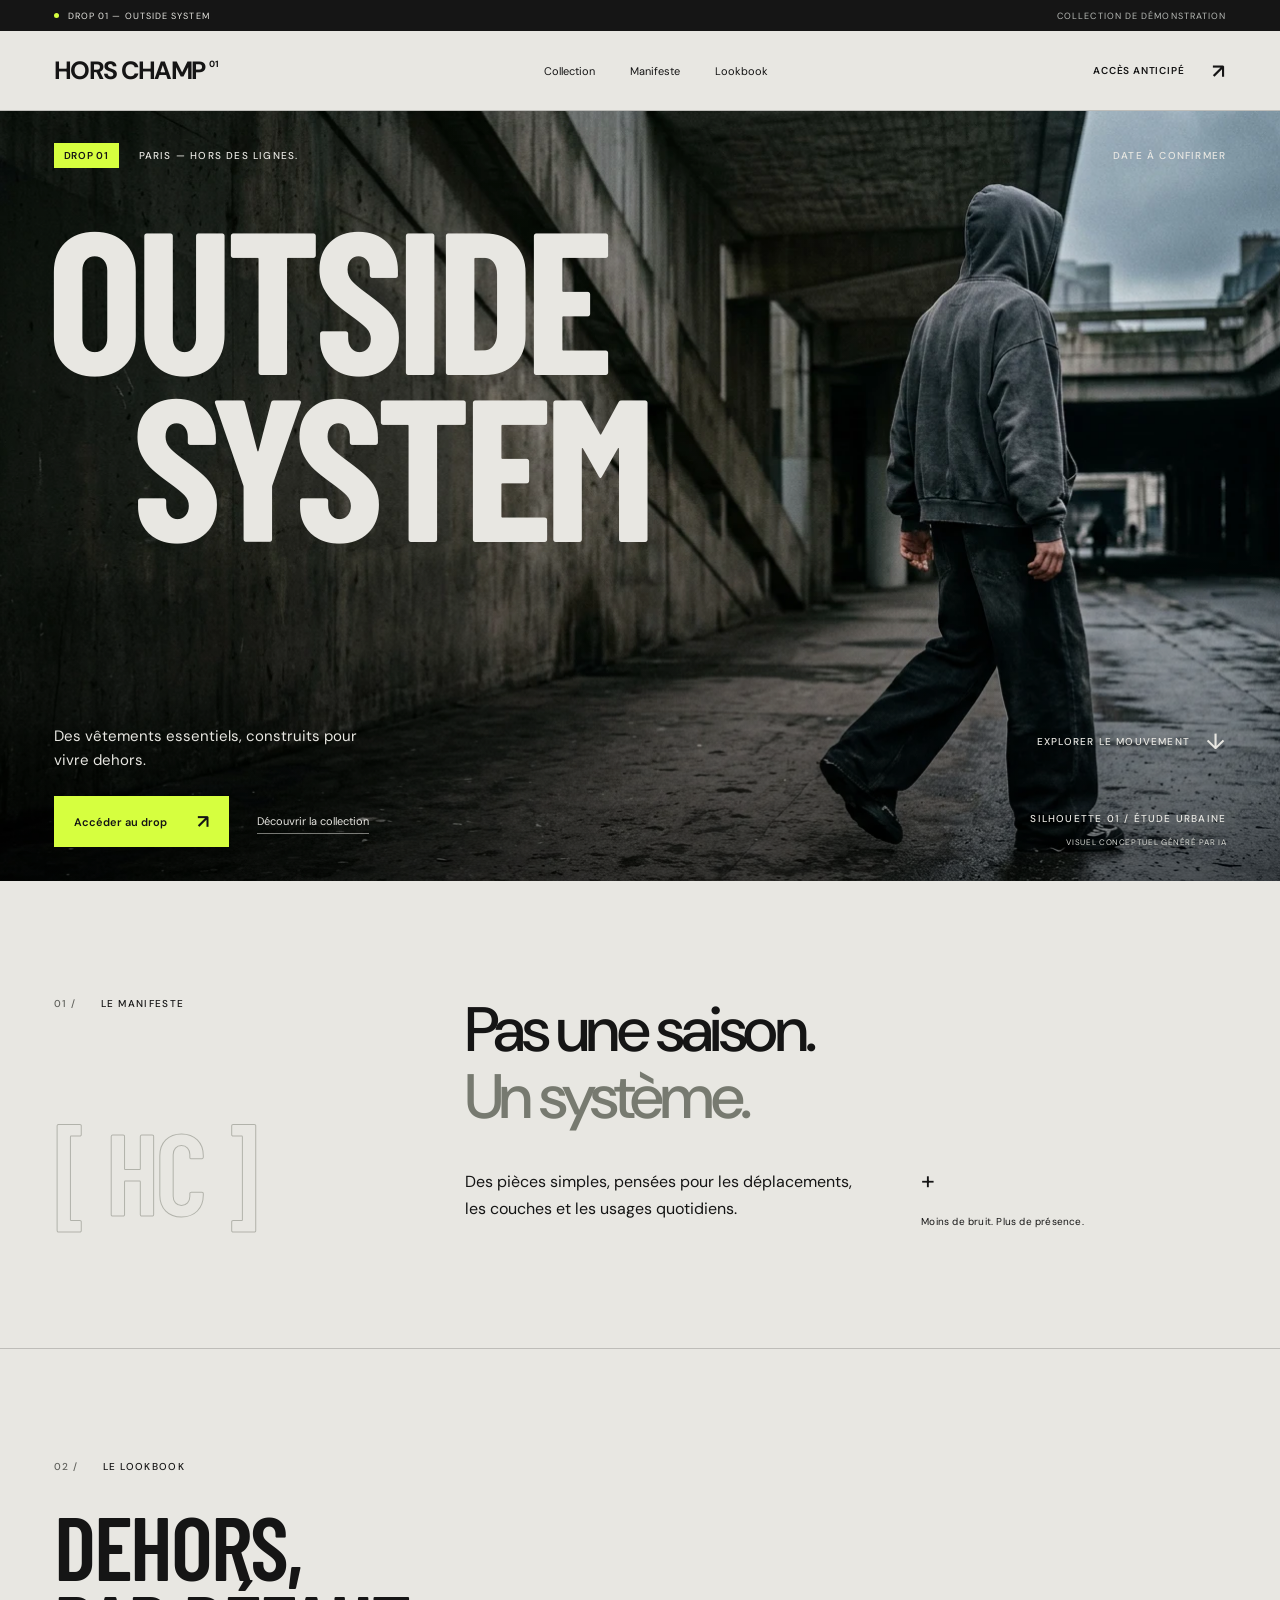
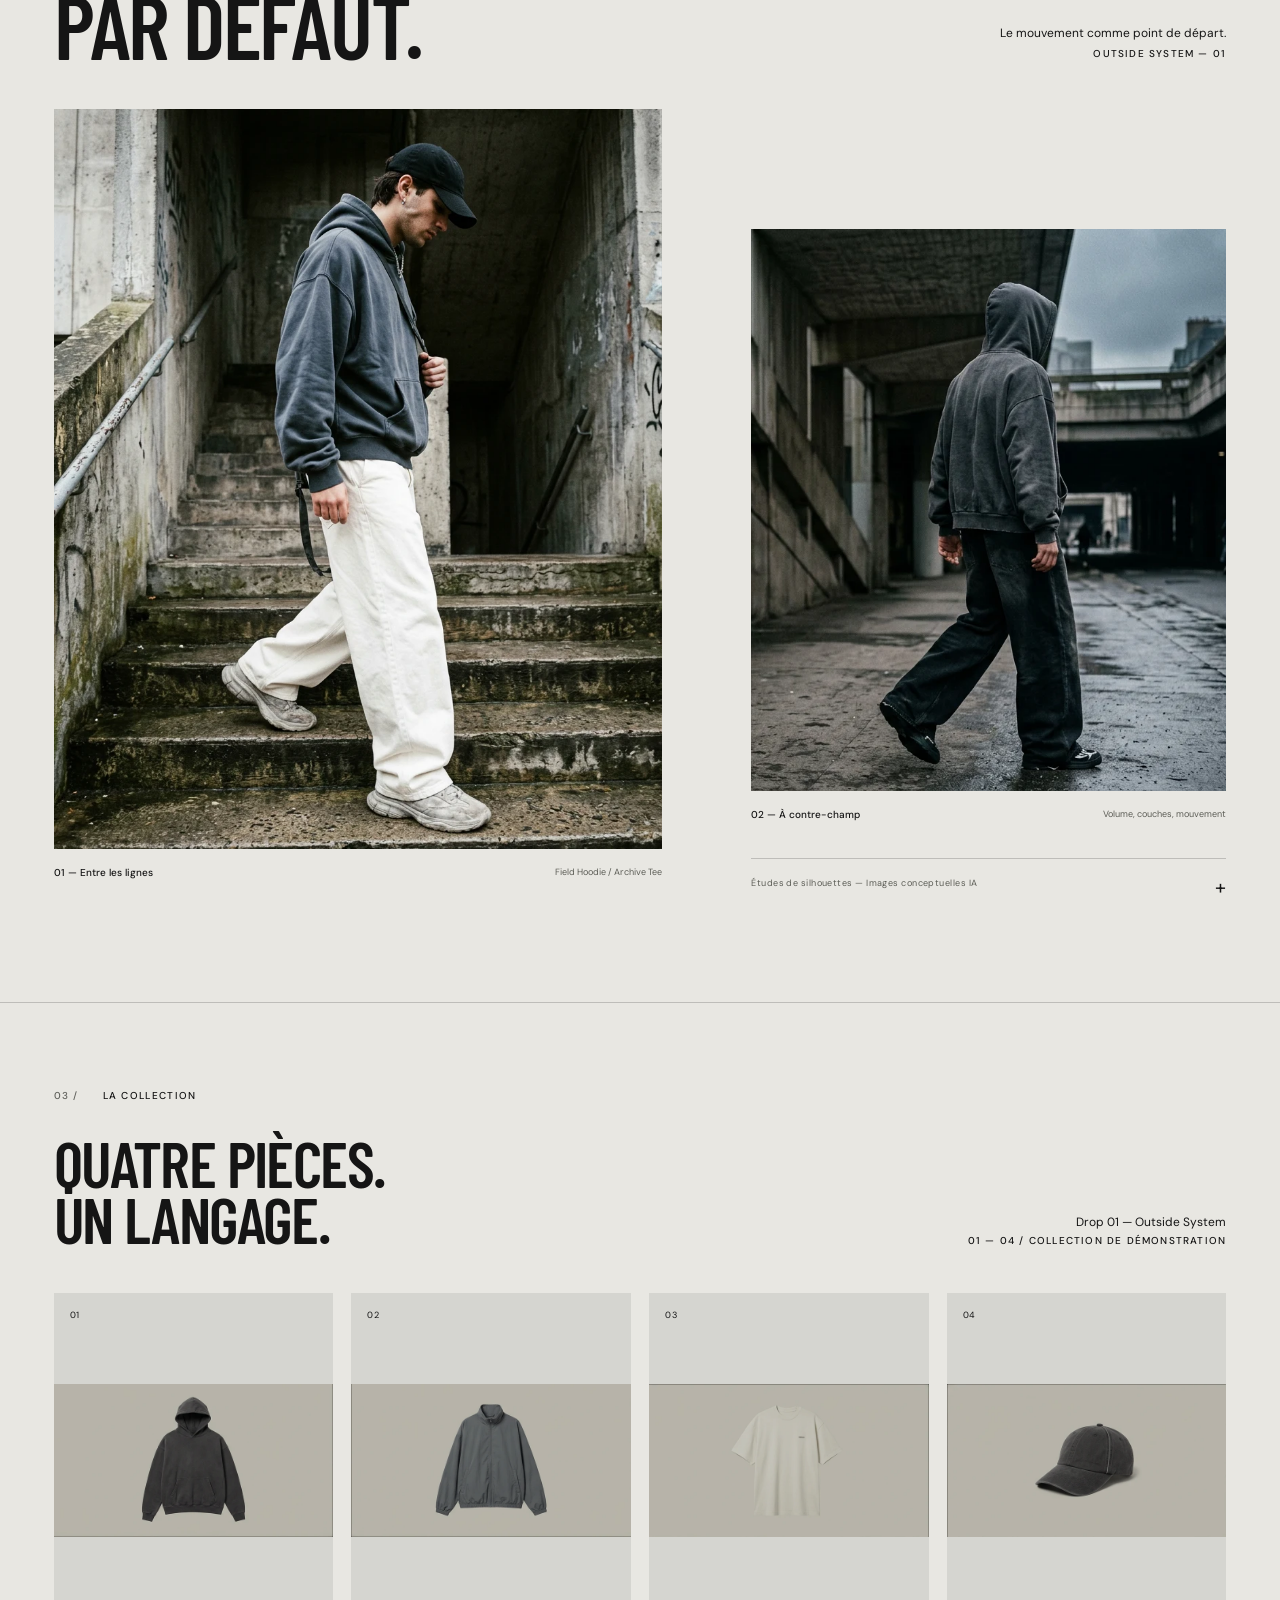
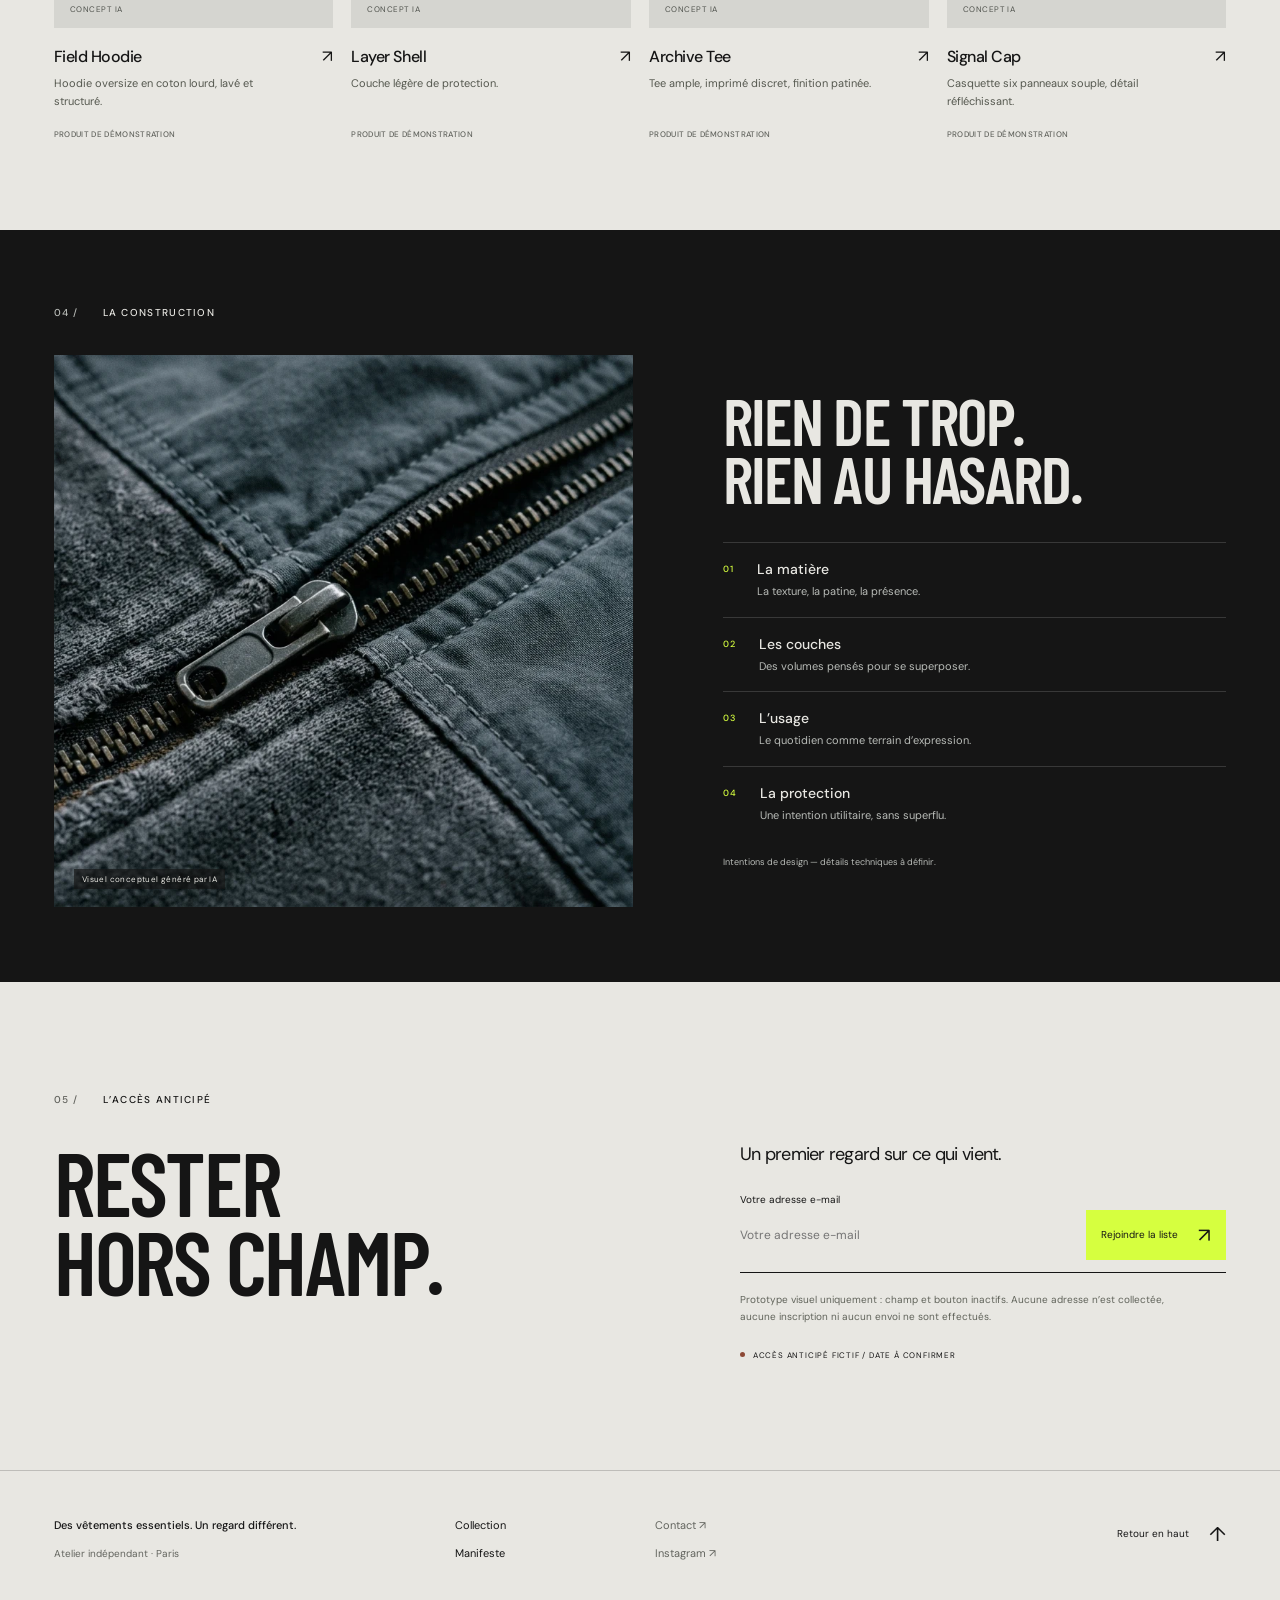
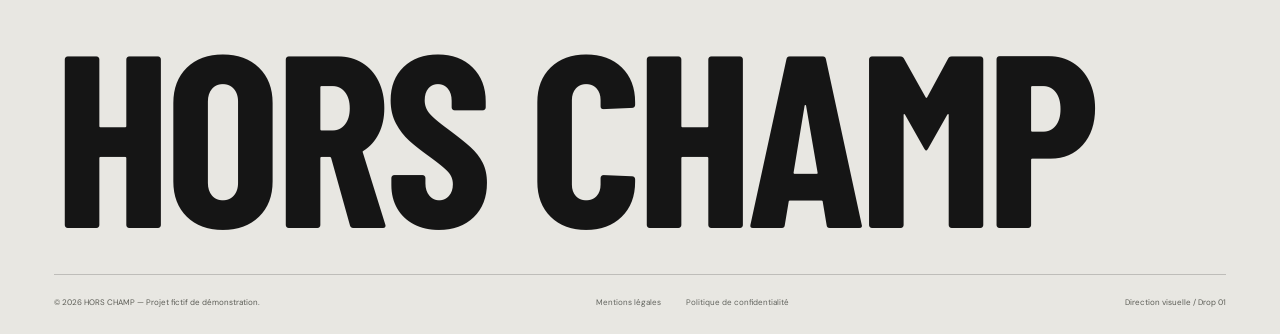
<file: index.html>
<!doctype html>
<html lang="fr">
<head><meta charset="utf-8"><meta name="viewport" content="width=device-width,initial-scale=1"><meta name="theme-color" content="#e8e7e2"><meta name="description" content="HORS CHAMP — Drop 01 Outside System. Prototype éditorial d’une marque streetwear parisienne fictive. Visuels conceptuels IA, aucune vente ni collecte."><title>HORS CHAMP — Drop 01 / Outside System</title><link rel="stylesheet" href="./style.css"><link rel="preload" as="image" href="./img/hero.webp"></head>
<body id="top"><a class="skip-link" href="#main">Aller au contenu</a>
<div class="announcement" data-section="announcement"><span class="announcement-left"><i class="signal-dot" aria-hidden="true"></i>DROP 01 — OUTSIDE SYSTEM</span><span class="muted">Collection de démonstration</span></div>
<header class="site-header" data-section="header"><a class="brand" href="#top" aria-label="HORS CHAMP — Retour en haut">HORS CHAMP<span>01</span></a><nav class="nav" id="navigation" aria-label="Navigation principale"><a href="#collection">Collection</a><a href="#manifesto">Manifeste</a><a href="#lookbook">Lookbook</a></nav><a class="header-access" href="#access">Accès anticipé<span aria-hidden="true">↗</span></a><button class="menu-button" type="button" aria-expanded="false" aria-controls="navigation" aria-label="Ouvrir le menu" data-open="Ouvrir le menu" data-close="Fermer le menu">Menu<span class="menu-lines" aria-hidden="true"></span></button></header>
<main id="main">
<section class="hero" data-section="hero" aria-labelledby="hero-title"><div class="hero-image"><img src="./img/hero.webp" alt="Silhouette conceptuelle en hoodie charbon, de dos, sous une architecture de béton parisienne." fetchpriority="high" width="1920" height="1080"></div><div class="hero-top"><div class="drop-tag"><strong>DROP 01</strong><span class="micro">Paris — Hors des lignes.</span></div><span class="micro">Date à confirmer</span></div><h1 class="hero-title" id="hero-title"><span>OUTSIDE</span><span>SYSTEM</span></h1><div class="hero-bottom"><div><p class="hero-copy">Des vêtements essentiels, construits pour vivre dehors.</p><div class="hero-actions"><a class="primary-cta" href="#access">Accéder au drop<span aria-hidden="true">↗</span></a><a class="text-cta" href="#collection">Découvrir la collection</a></div></div><div class="hero-meta"><a href="#manifesto" class="micro">Explorer le mouvement<span class="arrow-down" aria-hidden="true">↓</span></a><span class="micro">Silhouette 01 / Étude urbaine</span><span class="hero-credit">Visuel conceptuel généré par IA</span></div></div></section>
<section id="manifesto" class="section manifesto" data-section="manifesto" aria-labelledby="manifesto-title"><div class="manifesto-side"><div class="eyebrow micro"><span>01 /</span><span>Le manifeste</span></div><span class="manifesto-mark" aria-hidden="true">[ HC ]</span></div><div class="manifesto-content reveal"><h2 id="manifesto-title">Pas une saison.<br><span>Un système.</span></h2><div class="manifesto-copy"><p>Des pièces simples, pensées pour les déplacements, les couches et les usages quotidiens.</p><div class="manifesto-end"><span class="small-cross" aria-hidden="true">+</span><p>Moins de bruit. Plus de présence.</p></div></div></div></section>
<section id="lookbook" class="section lookbook" data-section="lookbook" aria-labelledby="lookbook-title"><div class="section-head"><div><div class="eyebrow micro"><span>02 /</span><span>Le lookbook</span></div><h2 class="display-title reveal" id="lookbook-title">DEHORS,<span>PAR DÉFAUT.</span></h2></div><p class="section-aside">Le mouvement comme point de départ.<br><span class="micro">OUTSIDE SYSTEM — 01</span></p></div><div class="lookbook-grid"><figure class="look-primary reveal"><div class="photo"><img src="./img/lookbook.webp" alt="Silhouette conceptuelle en hoodie sombre et pantalon ample écru dans un escalier de béton." width="1200" height="1600" loading="lazy"></div><figcaption class="figure-caption"><strong>01 — Entre les lignes</strong><span>Field Hoodie / Archive Tee</span></figcaption></figure><figure class="look-secondary reveal"><div class="photo"><img src="./img/hero.webp" alt="Silhouette conceptuelle en hoodie charbon, de dos, sous une architecture de béton parisienne." width="1920" height="1080" loading="lazy"></div><figcaption class="figure-caption"><strong>02 — À contre-champ</strong><span>Volume, couches, mouvement</span></figcaption><div class="look-note"><span>Études de silhouettes — Images conceptuelles IA</span><span class="plus" aria-hidden="true">+</span></div></figure></div></section>
<section id="collection" class="section collection" data-section="products" aria-labelledby="collection-title"><div class="section-head"><div><div class="eyebrow micro"><span>03 /</span><span>La collection</span></div><h2 class="display-title reveal" id="collection-title">QUATRE PIÈCES.<span>UN LANGAGE.</span></h2></div><div class="section-aside"><p>Drop 01 — Outside System</p><p class="micro">01 — 04 / Collection de démonstration</p></div></div><div class="products"><article class="product reveal"><div class="product-image"><span class="product-index">01</span><img src="./img/hoodie.webp" alt="Vue conceptuelle d’un hoodie oversize gris charbon délavé." loading="lazy" width="768" height="768"><span class="product-concept">CONCEPT IA</span></div><div class="product-title"><h3>Field Hoodie</h3><span aria-hidden="true">↗</span></div><p class="product-description">Hoodie oversize en coton lourd, lavé et structuré.</p><p class="micro product-status">Produit de démonstration</p></article><article class="product reveal"><div class="product-image"><span class="product-index">02</span><img src="./img/shell.webp" alt="Vue conceptuelle d’une veste légère gris ardoise zippée." loading="lazy" width="768" height="768"><span class="product-concept">CONCEPT IA</span></div><div class="product-title"><h3>Layer Shell</h3><span aria-hidden="true">↗</span></div><p class="product-description">Couche légère de protection.</p><p class="micro product-status">Produit de démonstration</p></article><article class="product reveal"><div class="product-image"><span class="product-index">03</span><img src="./img/tee.webp" alt="Vue conceptuelle d’un tee-shirt ample blanc craie au motif discret." loading="lazy" width="768" height="768"><span class="product-concept">CONCEPT IA</span></div><div class="product-title"><h3>Archive Tee</h3><span aria-hidden="true">↗</span></div><p class="product-description">Tee ample, imprimé discret, finition patinée.</p><p class="micro product-status">Produit de démonstration</p></article><article class="product reveal"><div class="product-image"><span class="product-index">04</span><img src="./img/cap.webp" alt="Vue conceptuelle d’une casquette six panneaux gris charbon." loading="lazy" width="768" height="768"><span class="product-concept">CONCEPT IA</span></div><div class="product-title"><h3>Signal Cap</h3><span aria-hidden="true">↗</span></div><p class="product-description">Casquette six panneaux souple, détail réfléchissant.</p><p class="micro product-status">Produit de démonstration</p></article></div></section>
<section id="construction" class="section construction" data-section="construction" aria-labelledby="construction-title"><div class="eyebrow micro"><span>04 /</span><span>La construction</span></div><div class="construction-grid"><figure class="construction-image reveal"><img src="./img/detail.webp" alt="Étude conceptuelle de textures sombres superposées, coutures et fermeture métallique." width="1600" height="1000" loading="lazy"><figcaption>Visuel conceptuel généré par IA</figcaption></figure><div class="construction-content reveal"><h2 class="display-title" id="construction-title">RIEN DE TROP.<span>RIEN AU HASARD.</span></h2><div class="construction-items"><div class="construction-item"><span class="micro">01</span><div><h3>La matière</h3><p>La texture, la patine, la présence.</p></div></div><div class="construction-item"><span class="micro">02</span><div><h3>Les couches</h3><p>Des volumes pensés pour se superposer.</p></div></div><div class="construction-item"><span class="micro">03</span><div><h3>L’usage</h3><p>Le quotidien comme terrain d’expression.</p></div></div><div class="construction-item"><span class="micro">04</span><div><h3>La protection</h3><p>Une intention utilitaire, sans superflu.</p></div></div></div><p class="construction-note">Intentions de design — détails techniques à définir.</p></div></div></section>
<section id="access" class="section access" data-section="access" aria-labelledby="access-title"><div><div class="eyebrow micro"><span>05 /</span><span>L’accès anticipé</span></div><h2 class="display-title reveal" id="access-title">RESTER<span>HORS CHAMP.</span></h2></div><div class="access-right reveal"><p class="access-intro">Un premier regard sur ce qui vient.</p><label class="email-label" for="email">Votre adresse e-mail</label><div class="visual-form" role="group" aria-label="Maquette non fonctionnelle de l’accès anticipé"><input id="email" type="email" readonly aria-readonly="true" aria-describedby="access-notice" placeholder="Votre adresse e-mail" autocomplete="off"><button type="button" disabled aria-describedby="access-notice">Rejoindre la liste<span aria-hidden="true">↗</span></button></div><p class="access-notice" id="access-notice">Prototype visuel uniquement : champ et bouton inactifs. Aucune adresse n’est collectée, aucune inscription ni aucun envoi ne sont effectués.</p><p class="access-status"><i class="signal-dot" aria-hidden="true"></i>Accès anticipé fictif / Date à confirmer</p></div></section>
</main>
<footer class="footer" data-section="footer"><div class="footer-top"><div class="footer-brand"><p>Des vêtements essentiels. Un regard différent.</p><p>Atelier indépendant · Paris</p></div><nav class="footer-links" aria-label="Navigation de pied de page"><a href="#collection">Collection</a><span class="unavailable" role="link" aria-disabled="true" title="Destination à définir">Contact ↗</span><a href="#manifesto">Manifeste</a><span class="unavailable" role="link" aria-disabled="true" title="Destination à définir">Instagram ↗</span></nav><div class="footer-back"><a href="#top">Retour en haut<span aria-hidden="true">↑</span></a></div></div><p class="footer-wordmark" aria-hidden="true">HORS CHAMP</p><div class="footer-bottom"><p>© 2026 HORS CHAMP — Projet fictif de démonstration.</p><div class="footer-legal"><span class="unavailable" title="Destination à définir">Mentions légales</span><span class="unavailable" title="Destination à définir">Politique de confidentialité</span></div><p>Direction visuelle / Drop 01</p></div></footer>
<script src="./script.js"></script></body></html>
</file>
<file: style.css>
@import url('https://fonts.googleapis.com/css2?family=Barlow+Condensed:wght@600;700;800&family=DM+Sans:wght@400;450;500;600;700&display=swap');
:root{--chalk:#e8e7e2;--carbon:#151515;--concrete:#898985;--steel:#b8bbb7;--signal:#d6ff3f;--rust:#8d4936;--line:rgba(21,21,21,.2);--pad:4.2vw;--display:'Barlow Condensed',Impact,sans-serif;--body:'DM Sans',Arial,sans-serif}
*{box-sizing:border-box}html{scroll-behavior:smooth;scroll-padding-top:86px}body{margin:0;background:var(--chalk);color:var(--carbon);font-family:var(--body);-webkit-font-smoothing:antialiased}a{color:inherit;text-decoration:none}button,input{font:inherit}button,a,input{-webkit-tap-highlight-color:transparent}a:focus-visible,button:focus-visible,input:focus-visible{outline:3px solid var(--rust);outline-offset:5px}::selection{background:var(--signal);color:var(--carbon)}img{display:block;width:100%;height:100%;object-fit:cover}h1,h2,h3,p,figure{margin:0}button{cursor:pointer}.micro{font-size:10px;line-height:1.5;font-weight:500;letter-spacing:.12em;text-transform:uppercase}.announcement{min-height:31px;padding:8px var(--pad);display:flex;justify-content:space-between;align-items:center;background:var(--carbon);color:var(--chalk);font-size:9px;letter-spacing:.12em;text-transform:uppercase}.announcement-left{display:flex;gap:9px;align-items:center}.signal-dot{width:5px;height:5px;background:var(--signal);display:inline-block;border-radius:50%}.announcement .muted{color:var(--steel)}.site-header{position:sticky;top:0;z-index:20;height:80px;display:flex;justify-content:space-between;align-items:center;padding:0 var(--pad);background:var(--chalk);border-bottom:1px solid var(--line)}.brand{font-weight:700;font-size:25px;letter-spacing:-1.5px;line-height:1}.brand span{display:inline-block;font-size:9px;vertical-align:top;margin:2px 0 0 4px;letter-spacing:0}.nav{display:flex;gap:35px;align-items:center;font-size:11px}.nav a{position:relative}.nav a:after{content:'';position:absolute;height:1px;bottom:-5px;left:0;width:100%;transform:scaleX(0);transform-origin:left;background:currentColor;transition:transform .25s}.nav a:hover:after{transform:scaleX(1)}.header-access{font-size:10px;font-weight:600;text-transform:uppercase;letter-spacing:.08em;display:flex;gap:28px;align-items:center}.header-access span{font-size:20px}.menu-button{display:none}.hero{position:relative;height:min(770px,calc(100svh - 111px));min-height:590px;isolation:isolate;background:#484945;color:var(--chalk);overflow:hidden}.hero-image{position:absolute;inset:0;z-index:-3}.hero-image img{object-position:65% center}.hero:after{content:'';position:absolute;inset:0;z-index:-2;background:linear-gradient(90deg,rgba(0,0,0,.24),transparent 80%),linear-gradient(0deg,rgba(0,0,0,.52),transparent 48%)}.hero-top{position:absolute;top:32px;left:var(--pad);right:var(--pad);display:flex;justify-content:space-between;align-items:center}.drop-tag{display:flex;gap:20px;align-items:center}.drop-tag strong{font-size:10px;color:var(--carbon);background:var(--signal);padding:6px 10px;font-weight:600;letter-spacing:.07em}.hero-title{position:absolute;left:calc(var(--pad) - .5vw);top:105px;font-family:var(--display);font-weight:700;font-size:clamp(125px,15.8vw,245px);line-height:.78;letter-spacing:-.035em}.hero-title span{display:block}.hero-title span:last-child{margin-left:6.6vw;margin-top:9px}.hero-bottom{position:absolute;left:var(--pad);right:var(--pad);bottom:34px;display:flex;align-items:flex-end;justify-content:space-between;gap:30px}.hero-copy{font-size:15px;line-height:1.6;max-width:330px}.hero-actions{display:flex;align-items:center;gap:28px;margin-top:24px}.primary-cta{display:inline-flex;align-items:center;justify-content:space-between;gap:30px;padding:16px 20px;background:var(--signal);color:var(--carbon);font-size:11px;font-weight:600;white-space:nowrap;transition:background .2s,transform .2s}.primary-cta:hover{background:var(--chalk);transform:translateY(-2px)}.primary-cta span{font-size:19px;line-height:1}.text-cta{font-size:11px;white-space:nowrap;border-bottom:1px solid #e8e7e280;padding:5px 0}.hero-meta{display:flex;flex-direction:column;align-items:flex-end;gap:11px;font-size:9px}.hero-meta a{margin-bottom:42px;display:flex;gap:16px;align-items:center}.hero-meta .arrow-down{font-size:22px}.hero-credit{font-size:8px;letter-spacing:.08em;text-transform:uppercase;color:#d9dad4}.section{padding:110px var(--pad)}.eyebrow{display:flex;gap:24px;align-items:baseline}.eyebrow span:first-child{color:#60615c}.eyebrow span:last-child{font-size:10px;letter-spacing:.13em;text-transform:uppercase}.manifesto{display:grid;grid-template-columns:1fr 2fr;gap:30px;padding-top:115px;padding-bottom:120px;border-bottom:1px solid var(--line)}.manifesto-side{display:flex;flex-direction:column;justify-content:space-between}.manifesto-mark{font-family:var(--display);font-weight:600;font-size:115px;letter-spacing:-5px;line-height:1;color:transparent;-webkit-text-stroke:1px #b1b2aa}.manifesto-content h2{font-size:clamp(40px,4.9vw,77px);letter-spacing:-.055em;font-weight:500;line-height:1.07}.manifesto-content h2 span{color:#777a70}.manifesto-copy{display:grid;grid-template-columns:1.3fr 1fr;gap:60px;margin-top:38px}.manifesto-copy>p{font-size:16px;line-height:1.7;max-width:390px}.manifesto-end{display:flex;flex-direction:column;justify-content:space-between;align-items:flex-start;gap:22px}.small-cross{font-size:25px;line-height:1}.manifesto-end p{font-size:10px;letter-spacing:.02em}.section-head{display:flex;align-items:flex-end;justify-content:space-between;gap:30px;margin-bottom:45px}.display-title{font-family:var(--display);font-size:clamp(55px,7vw,106px);line-height:.88;font-weight:600;letter-spacing:-.025em}.display-title span{display:block}.section-head .eyebrow{margin-bottom:32px}.section-aside{text-align:right;max-width:270px;font-size:12px;line-height:1.7}.lookbook{padding-bottom:105px}.lookbook-grid{display:grid;grid-template-columns:1.28fr 1fr;gap:7vw;align-items:start}.look-primary .photo{aspect-ratio:3/3.65;overflow:hidden}.photo img{transition:transform 1.2s cubic-bezier(.2,.7,.1,1)}.photo:hover img{transform:scale(1.035)}.look-secondary{padding-top:120px}.look-secondary .photo{aspect-ratio:3/3.55;overflow:hidden}.look-secondary .photo img{object-position:90% center;max-width:none;width:180%;margin-left:-80%}.figure-caption{padding-top:16px;display:flex;justify-content:space-between;gap:12px;line-height:1.6}.figure-caption strong{font-size:10px;font-weight:500}.figure-caption span{font-size:9px;color:#5c5d56}.look-note{border-top:1px solid var(--line);margin-top:35px;padding-top:18px;display:flex;justify-content:space-between;gap:15px;font-size:9px;color:#5c5d56;letter-spacing:.05em}.look-note .plus{font-size:20px;line-height:1;color:var(--carbon)}.collection{border-top:1px solid var(--line);padding-top:85px;padding-bottom:90px}.collection .display-title{font-size:clamp(45px,5vw,76px)}.products{display:grid;grid-template-columns:repeat(4,minmax(0,1fr));gap:18px}.product-image{position:relative;aspect-ratio:4/4.8;background:#d5d5d0;overflow:hidden}.product-image img{mix-blend-mode:multiply;object-fit:contain;transition:transform .7s}.product:hover img{transform:scale(1.05)}.product-index,.product-concept{position:absolute;z-index:1;font-size:9px;letter-spacing:.06em}.product-index{top:16px;left:16px}.product-concept{bottom:14px;left:16px;font-size:8px;color:#50534d}.product-title{display:flex;align-items:center;justify-content:space-between;margin-top:17px;gap:10px}.product-title h3{font-size:16px;font-weight:500;letter-spacing:-.03em}.product-title>span{font-size:17px}.product-description{font-size:11px;line-height:1.6;margin-top:8px;min-height:37px;max-width:225px;color:#55584f}.product-status{margin-top:16px;font-size:8px;color:#62645e;letter-spacing:.04em}.construction{background:var(--carbon);color:var(--chalk);padding-top:75px;padding-bottom:75px}.construction .eyebrow{margin-bottom:35px}.construction .eyebrow span:first-child{color:var(--steel)}.construction-grid{display:grid;grid-template-columns:1.15fr 1fr;gap:7vw;align-items:center}.construction-image{position:relative;aspect-ratio:1.05;overflow:hidden}.construction-image img{object-position:60% center}.construction-image figcaption{position:absolute;bottom:18px;left:20px;font-size:8px;letter-spacing:.05em;color:var(--chalk);background:#151515a6;padding:5px 8px}.construction .display-title{font-size:clamp(48px,5.1vw,79px);margin-bottom:35px}.construction-item{display:flex;gap:23px;border-top:1px solid #ffffff26;padding:17px 0}.construction-item>span{color:var(--signal);font-size:9px;padding-top:3px}.construction-item h3{font-size:14px;font-weight:500}.construction-item p{font-size:11px;color:var(--steel);margin-top:5px;line-height:1.5}.construction-note{font-size:9px;color:var(--steel);line-height:1.6;margin-top:15px}.access{display:grid;grid-template-columns:1.2fr 1fr;gap:8vw;padding-top:110px;padding-bottom:110px;border-bottom:1px solid var(--line)}.access .eyebrow{margin-bottom:35px}.access .display-title{font-size:clamp(55px,7vw,104px)}.access-right{padding-top:50px;display:flex;flex-direction:column;justify-content:center}.access-intro{font-size:18px;letter-spacing:-.04em;margin-bottom:27px}.email-label{font-size:10px}.visual-form{display:flex;border-bottom:1px solid var(--carbon);margin-top:4px;padding-bottom:12px;gap:10px}.visual-form input{min-width:0;width:100%;border:0;outline:none;border-radius:0;background:transparent;font-size:12px;padding:12px 0;color:#60635a;cursor:default}.visual-form button{flex-shrink:0;display:flex;align-items:center;gap:20px;border:0;border-radius:0;background:var(--signal);color:var(--carbon);padding:12px 15px;font-size:10px;cursor:default;opacity:1}.visual-form button span{font-size:20px}.access-notice{font-size:10px;line-height:1.7;color:#60635a;margin-top:18px;max-width:430px}.access-status{margin-top:25px;display:flex;align-items:center;gap:8px;font-size:8px;letter-spacing:.1em;text-transform:uppercase}.access-status .signal-dot{background:var(--rust)}.footer{padding:45px var(--pad) 25px;overflow:hidden}.footer-top{display:grid;grid-template-columns:1fr 1fr 1fr;gap:30px;font-size:11px;line-height:1.8}.footer-brand p:first-child{font-weight:500}.footer-brand p:last-child{font-size:10px;color:#62645e;margin-top:10px}.footer-links{display:grid;grid-template-columns:1fr 1fr;gap:8px 30px}.footer-links a:hover{text-decoration:underline}.unavailable{color:#62645e;cursor:help}.footer-back{text-align:right;font-size:10px}.footer-back a{display:inline-flex;gap:20px;align-items:center}.footer-back span{font-size:20px}.footer-wordmark{font-family:var(--display);font-size:19.15vw;line-height:1;font-weight:700;letter-spacing:-.027em;white-space:nowrap;margin:45px 0 20px}.footer-bottom{border-top:1px solid var(--line);display:flex;justify-content:space-between;gap:20px;padding-top:20px;font-size:8px;color:#5c5d56;line-height:1.8}.footer-legal{display:flex;gap:25px}.skip-link{position:fixed;top:10px;left:10px;z-index:100;transform:translateY(-150%);padding:12px;background:var(--signal)}.skip-link:focus{transform:translateY(0)}
@media(prefers-reduced-motion:no-preference){.reveal{transition:opacity .8s,transform .8s}.reveal.pending{opacity:0;transform:translateY(24px)}@supports(animation-timeline:view()){.hero-image img{animation:hero-drift linear both;animation-timeline:view();animation-range:exit 0% exit 100%}@keyframes hero-drift{to{transform:translateY(100px) scale(1.08)}}}}
@media(min-width:1600px){:root{--pad:5vw}.hero-title{top:100px}.hero{max-height:900px}}
@media(max-width:1000px){:root{--pad:4vw}.nav{gap:20px}.hero{min-height:650px;height:76svh;max-height:850px}.hero-title{font-size:19vw;top:115px}.hero-title span:last-child{margin-left:4vw}.hero-meta{max-width:180px}.hero-actions{gap:20px}.manifesto{grid-template-columns:.7fr 2fr}.manifesto-copy{gap:30px;grid-template-columns:1.5fr 1fr}.lookbook-grid{gap:5vw}.look-secondary{padding-top:90px}.products{gap:12px}.product-title h3{font-size:14px}.construction-grid{gap:5vw}.access{gap:5vw}.visual-form{flex-wrap:wrap}.visual-form input{flex-basis:100%}.footer-wordmark{font-size:19.4vw}.section{padding-top:80px;padding-bottom:80px}}
@media(max-width:640px){:root{--pad:22px}html{scroll-padding-top:68px}.announcement{padding:8px 16px;min-height:30px;font-size:7px;letter-spacing:.08em}.announcement .muted{font-size:6px}.site-header{height:66px}.brand{font-size:23px}.header-access{display:none}.menu-button{border:0;padding:9px 0 9px 14px;background:transparent;display:flex;gap:14px;align-items:center;font-size:9px;text-transform:uppercase;letter-spacing:.08em}.menu-lines{width:22px;display:flex;flex-direction:column;gap:5px}.menu-lines:before,.menu-lines:after{content:'';height:1px;width:100%;background:var(--carbon);transition:transform .2s}.menu-button[aria-expanded=true] .menu-lines:before{transform:translateY(3px) rotate(45deg)}.menu-button[aria-expanded=true] .menu-lines:after{transform:translateY(-3px) rotate(-45deg)}.nav{display:none;position:absolute;left:0;right:0;top:66px;padding:26px var(--pad);background:var(--chalk);border-bottom:1px solid var(--line);flex-direction:column;align-items:flex-start;gap:24px;font-size:15px}.nav.open{display:flex}.hero{height:calc(100svh - 96px);min-height:635px;max-height:850px}.hero-image img{object-position:69% center}.hero:after{background:linear-gradient(0deg,rgba(0,0,0,.7),transparent 75%)}.hero-top{top:24px;align-items:flex-start}.drop-tag{gap:10px;flex-direction:column;align-items:flex-start}.drop-tag strong{font-size:8px;padding:5px 8px}.drop-tag .micro{font-size:8px}.hero-top>.micro{font-size:7px;max-width:105px;text-align:right}.hero-title{font-size:25.6vw;top:124px;left:18px;line-height:.84;letter-spacing:-.035em}.hero-title span:last-child{margin-left:7vw;margin-top:4px}.hero-bottom{bottom:25px;display:block}.hero-copy{font-size:13px;max-width:255px}.hero-actions{align-items:flex-start;flex-direction:column;gap:13px;margin-top:22px}.primary-cta{padding:14px 16px;min-width:185px;font-size:10px}.text-cta{font-size:10px}.hero-meta{max-width:none;align-items:flex-start;margin-top:26px;gap:4px}.hero-meta a{display:none}.hero-meta>.micro{font-size:7px}.hero-credit{font-size:6px}.section{padding:65px var(--pad)}.manifesto{display:block;padding-top:58px;padding-bottom:60px}.manifesto-mark{display:none}.eyebrow{gap:15px}.eyebrow span:last-child{font-size:9px}.manifesto-content{margin-top:35px}.manifesto-content h2{font-size:42px}.manifesto-copy{display:block;margin-top:25px}.manifesto-copy>p{font-size:14px}.manifesto-end{flex-direction:row;align-items:center;margin-top:25px}.manifesto-end p{font-size:9px}.section-head{display:block;margin-bottom:30px}.section-head .eyebrow{margin-bottom:26px}.display-title{font-size:67px}.section-aside{text-align:left;margin-top:20px;font-size:11px}.lookbook-grid{display:block}.look-primary .photo{aspect-ratio:3/3.8}.look-secondary{padding:45px 0 0 45px}.look-secondary .photo{aspect-ratio:3/3.5}.figure-caption{padding-top:12px;flex-direction:column;gap:2px}.figure-caption strong{font-size:10px}.figure-caption span{font-size:8px}.look-note{font-size:8px;gap:20px}.collection .display-title{font-size:53px}.collection .section-head{position:relative}.collection .section-aside .micro{display:none}.products{grid-template-columns:repeat(2,minmax(0,1fr));gap:30px 12px}.product-image{aspect-ratio:3/4}.product-index{top:10px;left:10px;font-size:8px}.product-concept{bottom:10px;left:10px;font-size:6px}.product-title h3{font-size:14px}.product-title{margin-top:12px}.product-description{font-size:10px;min-height:48px}.product-status{font-size:6px;margin-top:9px;line-height:1.7}.construction-grid{display:flex;flex-direction:column;gap:35px;align-items:stretch}.construction-image{aspect-ratio:1.1}.construction .eyebrow{margin-bottom:25px}.construction .display-title{font-size:57px;margin-bottom:30px}.construction-item{padding:16px 0}.construction-item h3{font-size:15px}.construction-item p{font-size:11px}.construction-note{font-size:8px}.access{display:block}.access .display-title{font-size:72px}.access-right{padding-top:35px}.access-intro{font-size:17px}.visual-form{flex-wrap:nowrap;gap:4px}.visual-form input{flex-basis:auto;font-size:10px}.visual-form button{font-size:9px;gap:10px;padding:10px}.access-notice{font-size:9px}.email-label{font-size:9px}.footer{padding-top:35px}.footer-top{grid-template-columns:1fr 1fr;gap:26px 15px}.footer-brand p{font-size:10px}.footer-brand p:last-child{font-size:8px}.footer-links{font-size:10px;gap:8px 15px}.footer-back{grid-column:1/-1;text-align:left}.footer-back a{font-size:9px}.footer-wordmark{font-size:18.7vw;margin-top:30px;margin-bottom:20px;letter-spacing:-.03em}.footer-bottom{flex-direction:column;gap:10px;font-size:7px}.footer-legal{gap:20px}}
@media(prefers-reduced-motion:reduce){html{scroll-behavior:auto}*,*:before,*:after{animation:none!important;transition:none!important}.reveal{opacity:1!important;transform:none!important}}
</file>
